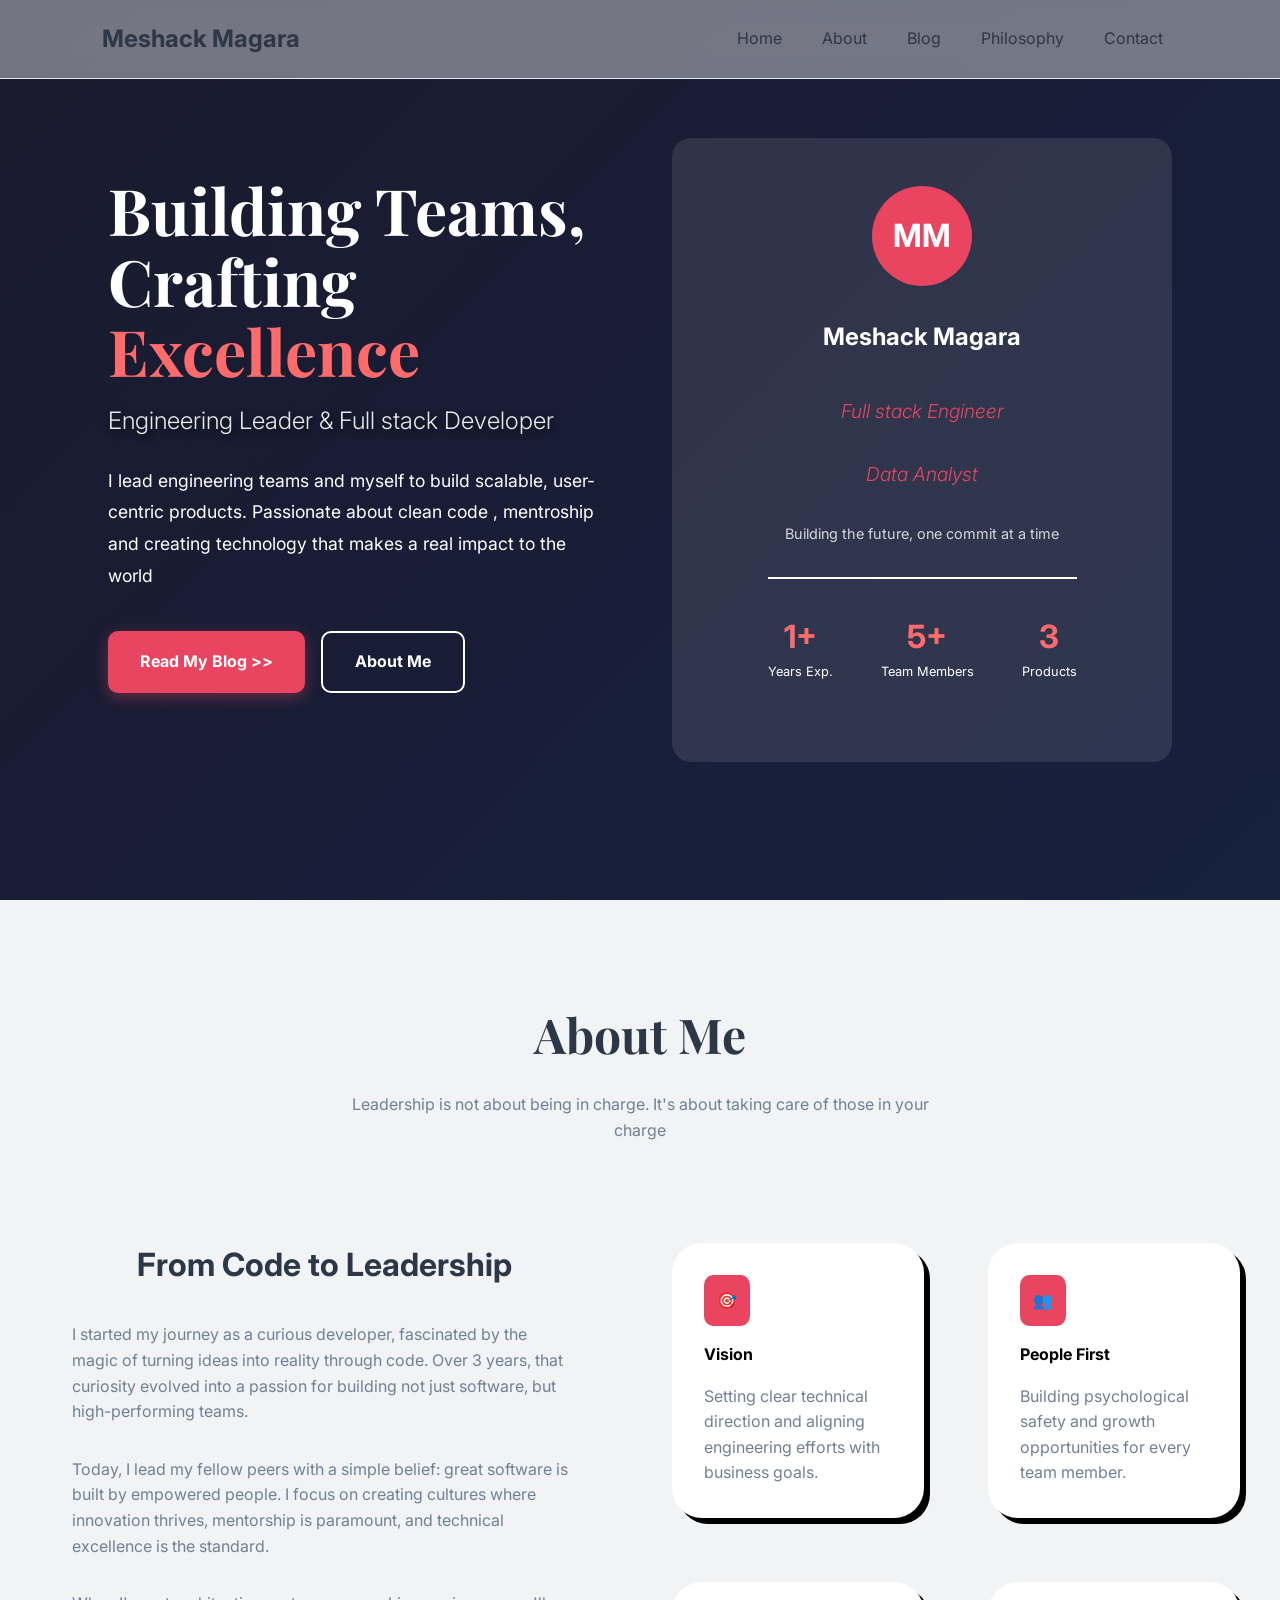
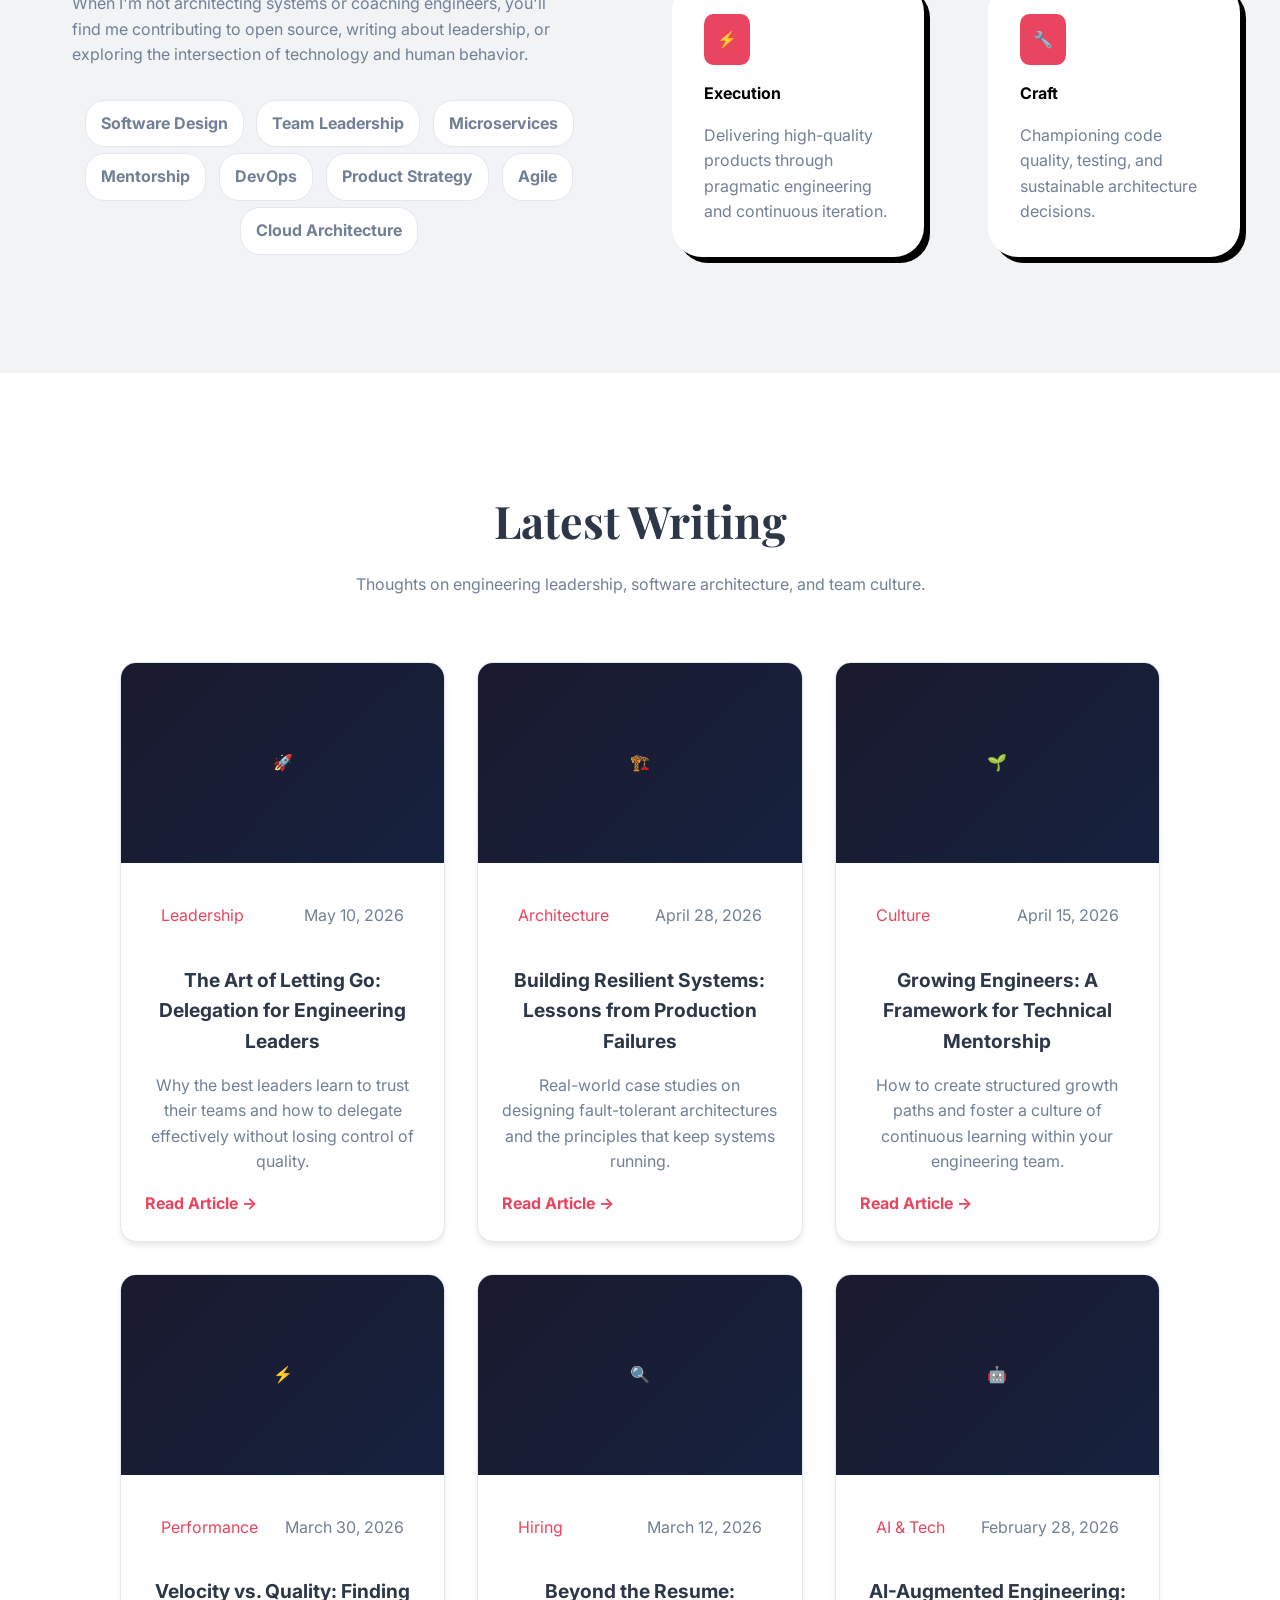
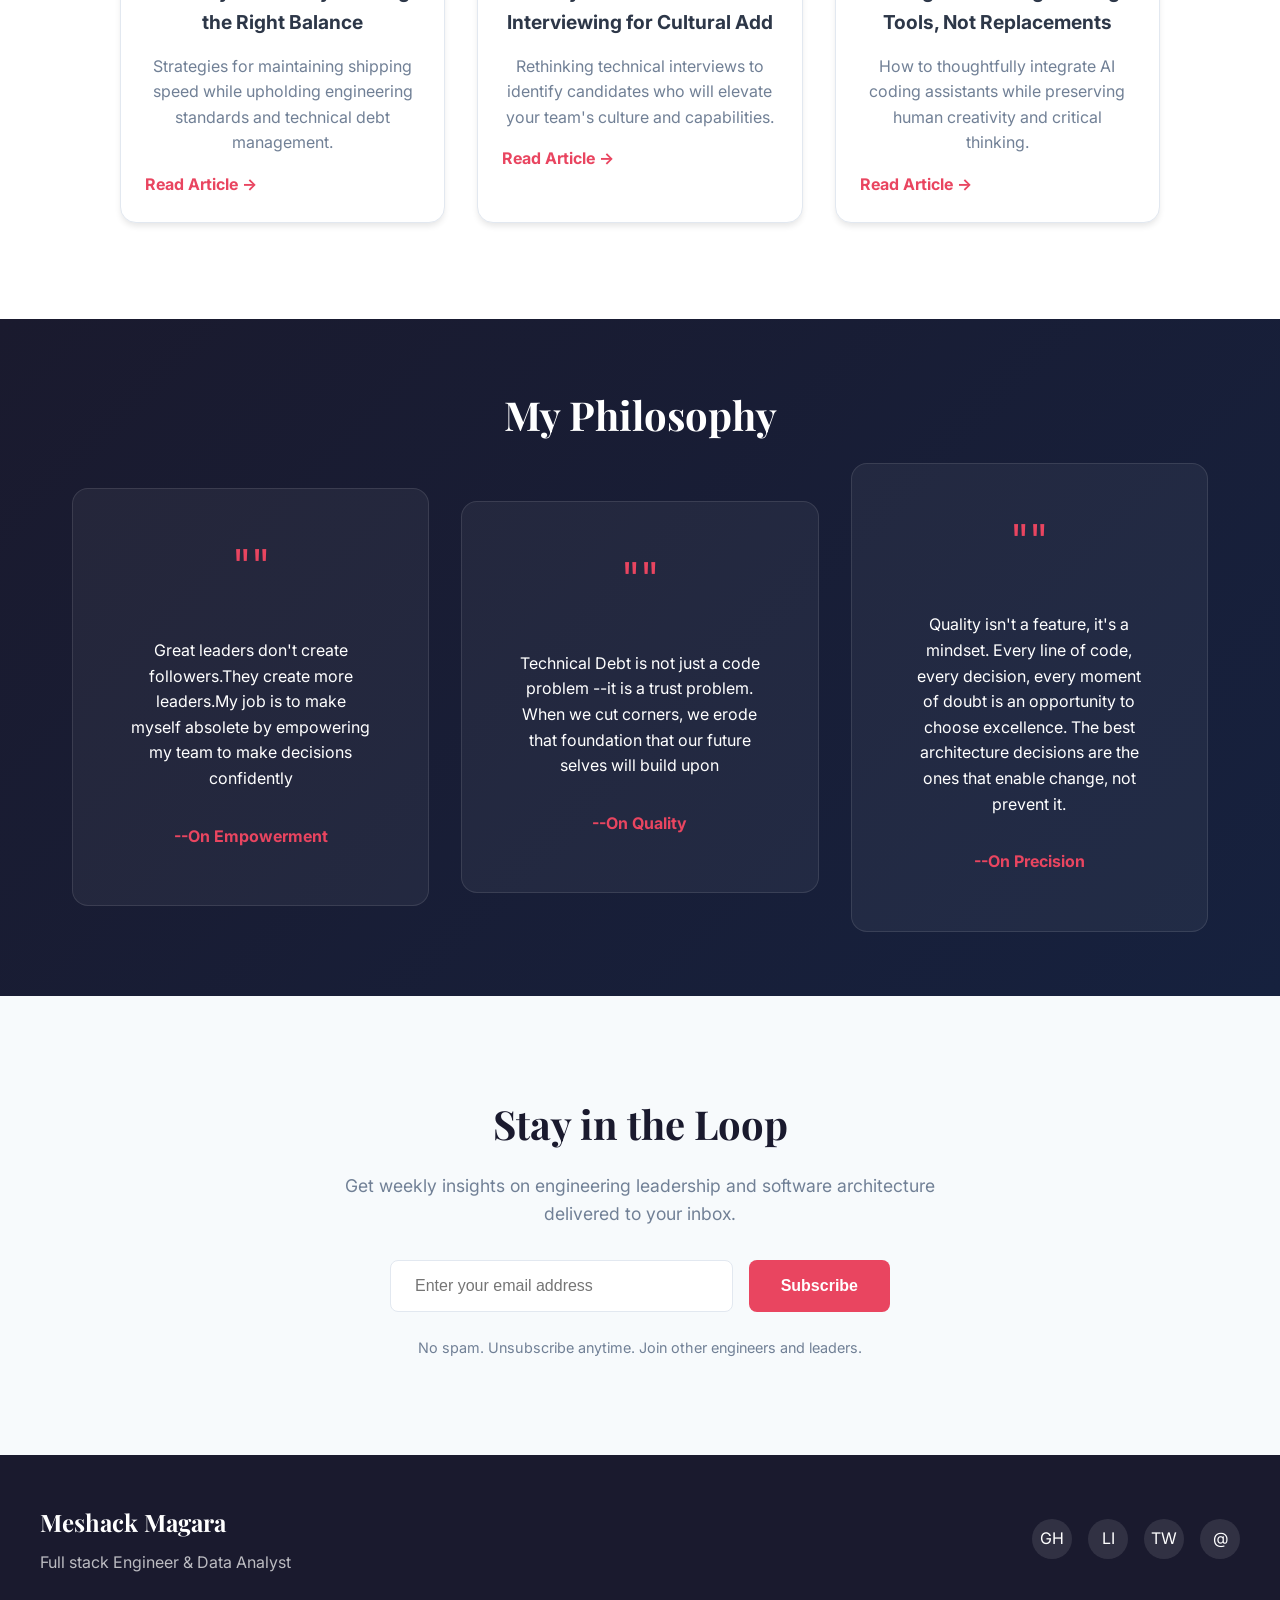
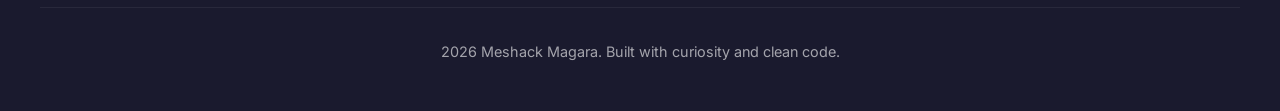
<file: index.html>
<!doctype html>
<html lang="en">
  <head>
    <meta charset="UTF-8" />
    <meta name="viewport" content="width=device-width, initial-scale=1.0" />
    <title>My Blog Post</title>
    <link rel="stylesheet" href="main.css" />
    <link
      href="https://fonts.googleapis.com/css2?family=Inter:wght@300;400;500;600;700&family=Playfair+Display:wght@600;700&display=swap"
      rel="stylesheet"
    />
  </head>
  <body>
    <!--Navigation section-->
    <nav>
      <div class="nav-bar">
        <h2 class="name">Meshack Magara</h2>
        <div class="nav-items">
          <a href="#home" class="nav-link"> Home </a>
          <a href="#about" class="nav-link">About</a>
          <a href="#blog" class="nav-link">Blog</a>
          <a href="#philosophy" class="nav-link">Philosophy</a>
          <a href="#contact" class="nav-link">Contact</a>
        </div>
      </div>
    </nav>

    <!--Hero section-->
    <section class="hero-section" id="home">
      <div class="hero-container">
        <!--first child-->
        <div class="item one">
          <h1>
            Building Teams, <br />
            Crafting <br />
            <span class="excellence">Excellence</span>
          </h1>
          <p class="highlight">Engineering Leader & Full stack Developer</p>
          <p class="description">
            I lead engineering teams and myself to build scalable, user- centric
            products. Passionate about clean code , mentroship and creating
            technology that makes a real impact to the world
          </p>
          <div class="btns">
            <a href="#home" class="btn my-blog-btn">Read My Blog >></a>
            <a href="#hero-section" class="btn about-btn">About Me</a>
          </div>
        </div>

        <!--second child-->
        <div class="item two">
          <div class="profile-card">
            <div class="profile-avatar">MM</div>
            <h3>Meshack Magara</h3>
            <p class="role">Full stack Engineer</p>
            <p class="role">Data Analyst</p>
            <p style="opacity: 0.8; font-size: 0.9rem">
              Building the future, one commit at a time
            </p>
            <div class="stats">
              <div class="stat-item">
                <h4>1+</h4>
                <p>Years Exp.</p>
              </div>
              <div class="stat-item">
                <h4>5+</h4>
                <p>Team Members</p>
              </div>
              <div class="stat-item">
                <h4>3</h4>
                <p>Products</p>
              </div>
            </div>
          </div>
        </div>
      </div>
    </section>

    <!--About section-->
    <section class="About-section" id="about">
      <div class="about-container">
        <div class="about-header">
          <h2>About Me</h2>
          <p>
            Leadership is not about being in charge. It's about taking care of
            those in your charge
          </p>
        </div>
        <div class="about-grid">
          <!--about content-->
          <div class="about-content">
            <h3>From Code to Leadership</h3>
            <p>
              I started my journey as a curious developer, fascinated by the
              magic of turning ideas into reality through code. Over 3 years,
              that curiosity evolved into a passion for building not just
              software, but high-performing teams.
            </p>
            <p>
              Today, I lead my fellow peers with a simple belief: great software
              is built by empowered people. I focus on creating cultures where
              innovation thrives, mentorship is paramount, and technical
              excellence is the standard.
            </p>
            <p>
              When I'm not architecting systems or coaching engineers, you'll
              find me contributing to open source, writing about leadership, or
              exploring the intersection of technology and human behavior.
            </p>

            <div class="skills">
              <span class="skill-tag">Software Design</span>
              <span class="skill-tag">Team Leadership</span>
              <span class="skill-tag">Microservices</span>
              <span class="skill-tag">Mentorship</span>
              <span class="skill-tag">DevOps</span>
              <span class="skill-tag">Product Strategy</span>
              <span class="skill-tag">Agile</span>
              <span class="skill-tag">Cloud Architecture</span>
            </div>
          </div>

          <!--about visuals-->
          <div class="about-visual">
            <div class="info-card">
              <div class="icon">🎯</div>
              <h4 class="vision">Vision</h4>
              <p>
                Setting clear technical direction and aligning engineering
                efforts with business goals.
              </p>
            </div>
            <div class="info-card">
              <div class="icon">👥</div>
              <h4 class="vision">People First</h4>
              <p>
                Building psychological safety and growth opportunities for every
                team member.
              </p>
            </div>
            <div class="info-card">
              <div class="icon">⚡</div>
              <h4 class="vision">Execution</h4>
              <p>
                Delivering high-quality products through pragmatic engineering
                and continuous iteration.
              </p>
            </div>
            <div class="info-card">
              <div class="icon">🔧</div>
              <h4 class="vision">Craft</h4>
              <p>
                Championing code quality, testing, and sustainable architecture
                decisions.
              </p>
            </div>
          </div>
        </div>
      </div>
    </section>

    <!--blog section-->
    <section class="blog-section" id="blog">
      <div class="blog-container">
        <!--blog header-->
        <div class="blog-header">
          <h2 class="blog-title">Latest Writing</h2>
          <p class="blog-description">
            Thoughts on engineering leadership, software architecture, and team
            culture.
          </p>
        </div>

        <!--blog grid-->
        <div class="blog-grid">
          <div class="blog-card">
            <div class="blog-image">🚀</div>
            <div class="blog-content">
              <div class="blog-meta">
                <span class="blog-category">Leadership</span>
                <span>May 10, 2026</span>
              </div>
              <h3>The Art of Letting Go: Delegation for Engineering Leaders</h3>
              <p>
                Why the best leaders learn to trust their teams and how to
                delegate effectively without losing control of quality.
              </p>
              <a href="#" class="read-more">Read Article →</a>
            </div>
          </div>
          <div class="blog-card">
            <div class="blog-image">🏗️</div>
            <div class="blog-content">
              <div class="blog-meta">
                <span class="blog-category">Architecture</span>
                <span>April 28, 2026</span>
              </div>
              <h3>
                Building Resilient Systems: Lessons from Production Failures
              </h3>
              <p>
                Real-world case studies on designing fault-tolerant
                architectures and the principles that keep systems running.
              </p>
              <a href="#" class="read-more">Read Article →</a>
            </div>
          </div>
          <div class="blog-card">
            <div class="blog-image">🌱</div>
            <div class="blog-content">
              <div class="blog-meta">
                <span class="blog-category">Culture</span>
                <span>April 15, 2026</span>
              </div>
              <h3>Growing Engineers: A Framework for Technical Mentorship</h3>
              <p>
                How to create structured growth paths and foster a culture of
                continuous learning within your engineering team.
              </p>
              <a href="#" class="read-more">Read Article →</a>
            </div>
          </div>
          <div class="blog-card">
            <div class="blog-image">⚡</div>
            <div class="blog-content">
              <div class="blog-meta">
                <span class="blog-category">Performance</span>
                <span>March 30, 2026</span>
              </div>
              <h3>Velocity vs. Quality: Finding the Right Balance</h3>
              <p>
                Strategies for maintaining shipping speed while upholding
                engineering standards and technical debt management.
              </p>
              <a href="#" class="read-more">Read Article →</a>
            </div>
          </div>
          <div class="blog-card">
            <div class="blog-image">🔍</div>
            <div class="blog-content">
              <div class="blog-meta">
                <span class="blog-category">Hiring</span>
                <span>March 12, 2026</span>
              </div>
              <h3>Beyond the Resume: Interviewing for Cultural Add</h3>
              <p>
                Rethinking technical interviews to identify candidates who will
                elevate your team's culture and capabilities.
              </p>
              <a href="#" class="read-more">Read Article →</a>
            </div>
          </div>
          <div class="blog-card">
            <div class="blog-image">🤖</div>
            <div class="blog-content">
              <div class="blog-meta">
                <span class="blog-category">AI & Tech</span>
                <span>February 28, 2026</span>
              </div>
              <h3>AI-Augmented Engineering: Tools, Not Replacements</h3>
              <p>
                How to thoughtfully integrate AI coding assistants while
                preserving human creativity and critical thinking.
              </p>
              <a href="#" class="read-more">Read Article →</a>
            </div>
          </div>
        </div>
      </div>
    </section>

    <!--philosophy section-->
    <section class="philosophy" id="philosophy">
      <div class="container section-container">
        <h2 class="philosophy-header">My Philosophy</h2>
        <div class="philosophy-cards">
          <div class="philosophy-card">
            <div class="quote">""</div>
            <p class="philosophy-description">
              Great leaders don't create followers.They create more leaders.My
              job is to make myself absolete by empowering my team to make
              decisions confidently
            </p>
            <p class="tip">--On Empowerment</p>
          </div>
          <div class="philosophy-card">
            <div class="quote">""</div>
            <p class="philosophy-description">
              Technical Debt is not just a code problem --it is a trust problem.
              When we cut corners, we erode that foundation that our future
              selves will build upon
            </p>
            <p class="tip">--On Quality</p>
          </div>
          <div class="philosophy-card">
            <div class="quote">""</div>
            <p class="philosophy-description">
              Quality isn't a feature, it's a mindset. Every line of code, every
              decision, every moment of doubt is an opportunity to choose
              excellence. The best architecture decisions are the ones that
              enable change, not prevent it.
            </p>
            <p class="tip">--On Precision</p>
          </div>
        </div>
      </div>
    </section>

    <!--Contact section-->
    <section class="newsletter" id="contact">
      <div class="container contact-container">
        <div class="newsletter-header">
          <h2>Stay in the Loop</h2>
          <p>
            Get weekly insights on engineering leadership and software
            architecture delivered to your inbox.
          </p>
        </div>
        <form class="newsletter-form">
          <input type="email" placeholder="Enter your email address" required />
          <button type="submit">Subscribe</button>
        </form>
        <p class="newsletter-note">
          No spam. Unsubscribe anytime. Join other engineers and leaders.
        </p>
      </div>
    </section>

    <footer>
      <div class="footer-content">
        <div class="footer-brand">
          <h3>Meshack Magara</h3>
          <p>Full stack Engineer & Data Analyst</p>
        </div>
        <div class="social-links">
          <a href="#" title="GitHub">GH</a>
          <a href="#" title="LinkedIn">LI</a>
          <a href="#" title="Twitter">TW</a>
          <a href="#" title="Email">@</a>
        </div>
      </div>
      <div class="footer-bottom">
        <p>2026 Meshack Magara. Built with curiosity and clean code.</p>
      </div>
    </footer>
  </body>
</html>
</file>
<file: main.css>
* {
  margin: 0;
  padding: 0;
  box-sizing: border-box;
}

:root {
  --primary: #1a1a2e;
  --secondary: #16213e;
  --accent: #e94560;
  --accent-light: #ff6b6b;
  --text: #2d3748;
  --text-light: #718096;
  --bg: #ffffff;
  --bg-alt: #f7fafc;
  --border: #e2e8f0;
  --shadow: 0 4px 6px -1px rgba(0, 0, 0, 0.1);
  --shadow-lg: 0 20px 25px -5px rgba(0, 0, 0, 0.1);
}

html {
  scroll-behavior: smooth;
}

body {
  font-family:
    "Inter",
    -apple-system,
    BlinkMacSystemFont,
    sans-serif;
  color: var(--text);
  line-height: 1.6;
  background: var(--bg);
  overflow-x: hidden;
}

img,
video {
  display: block;
  max-width: 100%;
}

.section-container {
  animation: scrolling 6s ease-in-out;
  animation-timeline: view();
  animation-range: entry 0% cover 50%;
}
@keyframes scrolling {
  from {
    opacity: 0;
    transform: scale(0) translateX(-100%);
  }
  to {
    opacity: 1;
    transform: scale(1) translateX(0);
  }
}

/* Navigation section*/
nav {
  position: fixed;
  top: 0;
  width: 100vw;
  background: rgba(255, 255, 255, 0.4);
  backdrop-filter: blur(10px);
  z-index: 1000;
  border-bottom: 1px solid var(--border);
  padding: 1rem 0;
}

.name {
  margin-left: 30px;
  font-style: normal;
  font-weight: bold;
}

.nav-bar {
  max-width: 1200px;
  margin: 0 auto;
  padding: 0 2rem;
  display: flex;
  flex-wrap: wrap;
  justify-content: space-between;
  align-items: center;
  animation: fadein 1.5s ease-in-out;
}

@keyframes fadein {
  from {
    transform: translateY(-100%);
    opacity: 0;
  }
  to {
    transform: translateY(0);
    opacity: 1;
  }
}
.nav-items {
  margin-right: 30px;
  display: flex;
  flex-wrap: wrap;
  align-items: center;
  justify-content: space-around;
  gap: 10px;
}

.nav-link {
  padding: 10px 15px;
  text-decoration: none;
  color: var(--text);
  position: relative;
}
.nav-link::after {
  content: "";
  position: absolute;
  bottom: 0;
  left: 0;
  width: 0;
  height: 2px;
  background-color: greenyellow;
  transition: width 0.3s ease;
}
.nav-link:hover::after {
  width: 100%;
}

/*hero-section*/
.hero-section {
  min-height: 100vh;
  display: flex;
  align-items: center;
  background: linear-gradient(135deg, var(--primary) 0%, var(--secondary) 100%);
  color: white;
  position: relative;
  overflow: hidden;
}
.hero-container {
  max-width: 1200px;
  margin: 0 auto;
  padding: 0 3rem;
  display: grid;
  grid-template-columns: 1fr 1fr;
  gap: 4rem;
  align-items: center;
  position: relative;
  z-index: 1;
}
.hero-container h1 {
  font-family: "Playfair Display", serif;
  font-size: 4rem;
  font-weight: 700;
  margin-bottom: 1rem;
  line-height: 1.1;
}

.excellence {
  color: var(--accent-light);
}

.item .highlight {
  font-size: 1.5rem;
  font-weight: 300;
  margin-bottom: 1.5rem;
  text-shadow: 3px 3px 10px black;
  opacity: 0.9;
}

.item .description {
  line-height: 1.8;
  max-width: 500px;
  font-size: 1.1rem;
  margin-bottom: 2.5rem;
}
.btns {
  display: flex;
  gap: 1rem;
  margin-bottom: 2rem;
}

.one {
  animation: slide-in 2s ease-in;
}

@keyframes slide-in {
  from {
    opacity: 0;
    transform: translateX(-100px);
  }
  to {
    opacity: 1;
    transform: translateX(0);
  }
}

.two {
  /* animation: slidefromright 2s ease-in;
  animation-range: 0% cover 100%; */
}

@keyframes slidefromright {
  from {
    opacity: 0;
    transform: translateX(100px);
  }
  to {
    opacity: 1;
    transform: translateX(0);
  }
}
.btn {
  display: inline-flex;
  align-items: center;
  padding: 1rem 2rem;
  font-size: 1rem;
  border-radius: 10px;
  font-weight: bold;
  text-decoration: none;
  gap: 0.5rem;
  transition: all 0.3s;
}

.my-blog-btn {
  background: var(--accent);
  color: white;
  box-shadow: 0 4px 15px rgba(233, 69, 96, 0.4);
}

.my-blog-btn:hover {
  background: var(--accent-light);
  transform: translateY(-2px);
  box-shadow: 0 6px 20px rgba(233, 69, 96, 0.5);
}

.about-btn {
  color: white;
  border: 2px solid white;
}
.about-btn:hover {
  background: var(--text-light);
}

.profile-card {
  display: flex;
  flex-direction: column;
  gap: 2rem;
  background: rgba(255, 255, 255, 0.1);
  border-radius: 1.2rem;
  align-items: center;
  justify-content: space-around;
  padding: 3rem;
}

.profile-avatar {
  background: var(--accent);
  width: 100px;
  height: 100px;
  display: flex;
  align-items: center;
  justify-content: center;
  border-radius: 50%;
  font-size: 2rem;
  font-weight: bold;
}

.profile-card h3 {
  font-weight: 2rem;
  font-size: 1.5rem;
  margin-bottom: 0.5rem;
}

.role {
  font-style: italic;
  font-size: 1.2rem;
  font-weight: 300;
  color: var(--accent);
}

.stats {
  display: flex;
  gap: 3rem;
  justify-content: center;
  border-top: 2px solid white;
  padding: 2rem 0;
}

.stat-item {
  display: flex;
  flex-direction: column;
  justify-content: center;
  align-items: center;
}
.stat-item h4 {
  font-weight: bold;
  font-size: 2rem;
  color: var(--accent-light);
}
.stat-item p {
  font-size: 0.8rem;
}

section {
  padding: 6rem 0;
}

/*About section*/
.About-section {
  background-color: rgb(241, 243, 245);
}
.about-container {
  display: flex;
  flex-direction: column;
  align-items: center;
  gap: 3rem;
  max-width: 1200px;
  margin: 0 auto;
  animation: comeside 5s ease;
  /* animation-timeline: view();
  animation-range: entry 0% cover 50%; */
}

@keyframes comeside {
  from {
    transform: translateX(-50%);
    opacity: 0;
  }
  to {
    transform: translateX(0);
    opacity: 1;
  }
}
.about-header {
  text-align: center;
  display: flex;
  flex-direction: column;
  justify-content: center;
  align-items: center;
  gap: 1.2rem;
  margin-bottom: 2rem;
}

.about-header h2 {
  font-family: "Playfair Display", serif;
  font-size: 3rem;
  font-weight: bolder;
  color: var(--text);
}
.about-header p {
  max-width: 600px;
  color: var(--text-light);
}

.about-grid {
  display: grid;
  grid-template-columns: 1fr 1fr;
  gap: 4rem;
  align-items: center;
}

.about-content {
  display: flex;
  flex-direction: column;
  align-items: center;
  gap: 2rem;
  padding: 1rem 2rem;
}

.about-content h3 {
  color: var(--text);
  font-weight: bold;
  font-size: 2rem;
}
.about-content {
  color: var(--text-light);
}

.skills {
  display: inline-flex;
  justify-content: space-evenly;
  flex-wrap: wrap;
}
.skill-tag {
  border: 1px solid var(--border);
  border-radius: 20px;
  background-color: white;
  font-weight: bold;
  padding: 10px 15px;
  margin-left: 10px;
  margin-bottom: 6px;
}

.skill-tag:hover {
  background: var(--accent);
  color: white;
  transform: translateY(-5px);
  transition: all 0.3s ease;
}

.about-visual {
  display: grid;
  align-items: center;
  gap: 4rem;
  grid-template-columns: 1fr 1fr;
}

.info-card {
  background-color: white;
  padding: 2rem;
  color: var(--text-light);
  border-radius: 30px;
  box-shadow: 6px 6px black;
}
.info-card:hover {
  transform: translateY(-10px);
  box-shadow: 8px 8px black;
  transition: all 0.3s ease;
}

.icon {
  background-color: var(--accent);
  display: inline-flex;
  align-items: center;
  justify-content: center;
  padding: 0.8rem;
  border-radius: 20%;
  margin-bottom: 1rem;
}

.vision {
  font-weight: bold;
  color: black;
  margin-bottom: 1rem;
}

/* blog section*/

.blog-section {
  display: flex;
  align-items: center;
  justify-content: center;
  width: 100vw;
  max-width: 1200px;
  margin: 0 auto;
  text-align: center;
}

.blog-container {
  padding: 0 3rem;
  margin: 0 auto;
  width: 100%;
  display: flex;
  flex-direction: column;
  gap: 3rem;
  position: relative;
  animation: slideleft 5s ease;
  animation-fill-mode: backwards;
  /* animation-timeline: view();
  animation-range: entry 0% cover 50%;
} */
}

@keyframes slideleft {
  from {
    transform: translateX(70%);
    opacity: 0;
  }
  to {
    transform: translateX(0);
    opacity: 1;
  }
}

.blog-header {
  padding: 1rem 0;
  display: flex;
  flex-direction: column;
  align-items: center;
  justify-content: center;
  gap: 1rem;
}

.blog-title {
  font-weight: bolder;
  font-family: "Playfair Display", serif;
  font-size: 2.8rem;
}
.blog-description {
  color: var(--text-light);
  max-width: 600px;
}

.blog-grid {
  display: grid;
  grid-template-columns: repeat(auto-fit, minmax(320px, 1fr));
  max-width: 1200px;
  gap: 2rem;
  margin: 0 auto;
  padding: 0 2rem;
}

.blog-card:hover {
  transform: translateY(-10px);
  box-shadow: 10px 10px 15px #333;
  transition: all 0.4s ease;
}
.blog-card {
  border: 2px solid blue;
  background: white;
  border-radius: 16px;
  overflow: hidden;
  display: flex;
  flex-direction: column;
  box-shadow: var(--shadow);
  gap: 1rem;
  border: 1px solid var(--border);
  transition: all 0.3s;
}

.blog-img,
.blog-image {
  height: 200px;
  background: linear-gradient(135deg, var(--primary), var(--secondary));
  display: flex;
  justify-content: center;
  align-items: center;
}
.blog-content {
  padding: 1.5rem;
  color: var(--text-light);
  display: flex;
  flex-direction: column;
  gap: 1rem;
}

.blog-content h3 {
  color: var(--text);
  font-weight: bold;
  font-size: 1.2rem;
}

.blog-meta {
  display: flex;
  justify-content: space-between;
  margin: 0 1rem;
  margin-bottom: 20px;
  color: var(--text-light);
}

.blog-category {
  color: var(--accent);
}

.read-more {
  display: inline-flex;
  justify-content: start;
  color: var(--accent);
  text-decoration: none;
  font-weight: bold;
  text-align: start;
}

/*philosophy section*/
.philosophy {
  padding: 4rem 2rem;
  background: linear-gradient(135deg, var(--primary), var(--secondary));
  color: white;
  text-align: center;
}
.philosophy h2 {
  font-size: 2.5rem;
  margin-bottom: 1rem;
  font-family: "Playfair Display", serif;
}
.philosophy-cards {
  display: grid;
  max-width: 1200px;
  grid-template-columns: repeat(auto-fit, minmax(300px, 1fr));
  gap: 2rem;
  margin: 0 auto;
  justify-content: center;
  align-items: center;
}
.philosophy-card {
  padding: 2.5rem;
  justify-content: center;
  align-items: center;
  display: flex;
  flex-direction: column;
  gap: 1rem;
  background: rgba(255, 255, 255, 0.05);
  border: 1px solid rgba(255, 255, 255, 0.1);
  border-radius: 16px;
  padding: 2.5rem;
  transition: all 0.3s;
}
.philosophy-card:hover {
  transform: translateY(-10px);
  box-shadow: 0 10px 20px rgba(0, 0, 0, 0.1);
  transition: all 0.4s ease;
}

.philosophy-card p {
  max-width: 240px;
}

.quote {
  font-size: 3rem;
  color: var(--accent);
  margin-bottom: 1rem;
}

.tip {
  margin: 1rem;
  color: var(--accent);
  font-weight: bold;
}

.container {
  max-width: 1200px;
  margin: 0 auto;
  padding: 0 2rem;
}

/* contact section */
.newsletter {
  background: var(--bg-alt);
  text-align: center;
}

.newsletter-header {
  margin-bottom: 2rem;
}

.newsletter-header h2 {
  color: var(--primary);
  font-family: "Playfair Display", serif;
  font-size: 2.5rem;
  margin-bottom: 1rem;
}

.newsletter-header p {
  color: var(--text-light);
  font-size: 1.1rem;
  max-width: 600px;
  margin: 0 auto;
}

.newsletter-form {
  display: flex;
  max-width: 500px;
  margin: 0 auto;
  gap: 1rem;
}

.newsletter-form input {
  flex: 1;
  padding: 1rem 1.5rem;
  border: 1px solid var(--border);
  border-radius: 8px;
  font-size: 1rem;
  outline: none;
  transition: border-color 0.3s;
}

.newsletter-form input:focus {
  border-color: var(--accent);
}

.newsletter-form button {
  background: var(--accent);
  color: white;
  border: none;
  border-radius: 8px;
  cursor: pointer;
  font-size: 1rem;
  font-weight: 600;
  padding: 1rem 2rem;
  transition: all 0.3s;
}

.newsletter-form button:hover {
  background: var(--accent-light);
  transform: translateY(-2px);
}

.newsletter-note {
  color: var(--text-light);
  font-size: 0.9rem;
  margin-top: 1.5rem;
}

footer {
  background: var(--primary);
  color: white;
  padding: 3rem 2rem;
}

.footer-content {
  align-items: center;
  display: flex;
  justify-content: space-between;
  margin: 0 auto;
  max-width: 1200px;
}

.footer-brand h3 {
  font-family: "Playfair Display", serif;
  font-size: 1.5rem;
  margin-bottom: 0.5rem;
}

.footer-brand p {
  opacity: 0.7;
}

.social-links {
  display: flex;
  gap: 1rem;
}

.social-links a {
  align-items: center;
  background: rgba(255, 255, 255, 0.1);
  border-radius: 50%;
  color: white;
  display: flex;
  height: 40px;
  justify-content: center;
  text-decoration: none;
  transition: all 0.3s;
  width: 40px;
}

.social-links a:hover {
  background: var(--accent);
  transform: translateY(-3px);
}

.footer-bottom {
  border-top: 1px solid rgba(255, 255, 255, 0.1);
  font-size: 0.9rem;
  margin: 2rem auto 0;
  max-width: 1200px;
  opacity: 0.6;
  padding-top: 2rem;
  text-align: center;
}

/* responsiveness  */

/* Large desktop screens */
@media (min-width: 1400px) {
  .hero-container,
  .about-container,
  .blog-container,
  .container,
  .footer-content,
  .footer-bottom {
    max-width: 1320px;
  }

  .hero-container h1 {
    font-size: 4.5rem;
  }
}

/* Large tablets and smaller desktops */
@media (max-width: 1200px) {
  .nav-bar,
  .hero-container,
  .about-container,
  .container {
    max-width: 100%;
  }

  .hero-container,
  .blog-container {
    padding-left: 2rem;
    padding-right: 2rem;
  }

  .hero-container h1 {
    font-size: 3.5rem;
  }

  .profile-card {
    padding: 2.5rem;
  }

  .about-grid,
  .about-visual {
    gap: 2.5rem;
  }
}

/* Tablets and small laptops */
@media (max-width: 992px) {
  nav {
    padding: 0.8rem 0;
  }

  .nav-bar {
    gap: 1rem;
    padding: 0 1.5rem;
  }

  .name {
    margin-left: 0;
  }

  .nav-items {
    margin-right: 0;
    gap: 0.25rem;
    justify-content: center;
  }

  .nav-link {
    padding: 0.6rem 0.7rem;
  }

  .hero-section {
    min-height: auto;
    padding: 8rem 0 5rem;
  }

  .hero-container {
    grid-template-columns: 1fr;
    max-width: 760px;
    text-align: center;
  }

  .item .description {
    margin-left: auto;
    margin-right: auto;
  }

  .btns {
    justify-content: center;
  }

  .profile-card {
    margin: 0 auto;
    max-width: 620px;
  }

  .stats {
    flex-wrap: wrap;
    padding: 0;
  }

  .about-grid {
    grid-template-columns: 1fr;
    padding: 0 2rem;
  }

  .about-content {
    padding: 0;
    text-align: center;
  }

  .skills {
    gap: 0.5rem;
    justify-content: center;
  }

  .about-visual {
    grid-template-columns: repeat(2, minmax(0, 1fr));
  }

  .blog-grid,
  .philosophy-cards {
    grid-template-columns: repeat(2, minmax(0, 1fr));
  }
}

@media (max-width: 768px) {
  section {
    padding: 4rem 0;
  }

  .hero-container,
  .about-grid {
    grid-template-columns: 1fr;
    text-align: center;
  }

  .hero-container h1 {
    font-size: 2.5rem;
  }

  .item .description,
  .about-header p,
  .blog-description,
  .newsletter-header p {
    max-width: 100%;
  }

  .nav-bar,
  .footer-content {
    align-items: center;
    flex-direction: column;
    gap: 1rem;
  }

  .nav-bar {
    padding: 0 1rem;
  }

  .nav-items {
    justify-content: center;
    margin-right: 0;
    width: 100%;
  }

  .nav-link {
    font-size: 0.95rem;
    padding: 0.45rem 0.6rem;
  }

  .hero-container,
  .blog-container,
  .container {
    padding-left: 1.25rem;
    padding-right: 1.25rem;
  }

  .hero-section {
    padding-top: 9rem;
  }

  .item .highlight {
    font-size: 1.2rem;
  }

  .btns {
    flex-wrap: wrap;
  }

  .profile-card {
    padding: 2rem;
    width: 100%;
  }

  .stats {
    gap: 1.5rem;
  }

  .about-header h2,
  .blog-title,
  .philosophy h2,
  .newsletter-header h2 {
    font-size: 2.2rem;
  }

  .about-visual,
  .blog-grid,
  .philosophy-cards {
    grid-template-columns: 1fr;
  }

  .philosophy-card p {
    max-width: 100%;
  }

  .blog-grid {
    padding: 0;
  }

  .blog-meta {
    align-items: flex-start;
    flex-direction: column;
    gap: 0.25rem;
    margin-left: 0;
    margin-right: 0;
  }

  .newsletter-form {
    flex-direction: column;
    max-width: 100%;
  }
}

.contact-container {
  animation: fadeout 4s ease-in-out;
  animation-timeline: view();
  animation-range: entry 0% cover 50%;
}
@keyframes fadeout {
  from {
    opacity: 0;
  }
  to {
    opacity: 1;
  }
}

/* Large phones */
@media (max-width: 576px) {
  body {
    font-size: 0.95rem;
  }

  .nav-items {
    row-gap: 0.35rem;
  }

  .hero-section {
    padding: 10rem 0 4rem;
  }

  .hero-container {
    gap: 2rem;
    padding-left: 1rem;
    padding-right: 1rem;
  }

  .hero-container h1 {
    font-size: 2.25rem;
  }

  .item .description {
    font-size: 1rem;
  }

  .btns {
    align-items: stretch;
    flex-direction: column;
  }

  .btn {
    justify-content: center;
    padding: 0.9rem 1.25rem;
    width: 100%;
  }

  .profile-card {
    border-radius: 1rem;
    gap: 1.25rem;
    padding: 1.5rem;
  }

  .stats {
    flex-direction: column;
    padding-bottom: 0;
    width: 100%;
  }

  .about-grid,
  .blog-container,
  .container,
  .philosophy {
    padding-left: 1rem;
    padding-right: 1rem;
  }

  .about-header h2,
  .blog-title,
  .philosophy h2,
  .newsletter-header h2 {
    font-size: 2rem;
  }

  .about-content h3 {
    font-size: 1.6rem;
  }

  .skills {
    justify-content: center;
  }

  .skill-tag {
    margin-left: 0;
  }

  .info-card,
  .philosophy-card {
    border-radius: 12px;
    padding: 1.5rem;
  }

  .blog-grid {
    grid-template-columns: minmax(0, 1fr);
  }

  .blog-content {
    padding: 1.25rem;
  }

  .blog-meta {
    margin: 0;
  }

  .newsletter-form button,
  .newsletter-form input {
    width: 100%;
  }

  .footer-content {
    text-align: center;
  }
}

/* Small phones */
@media (max-width: 400px) {
  .nav-bar {
    width: 100%;
  }
  .nav-link {
    font-size: 0.85rem;
    padding: 0.35rem 0.45rem;
  }

  .hero-section {
    padding-top: 11rem;
  }

  .hero-container h1 {
    font-size: 2rem;
  }

  .name {
    font-size: 1.15rem;
    text-align: center;
  }

  .profile-avatar {
    height: 82px;
    width: 82px;
  }

  .about-header h2,
  .blog-title,
  .philosophy h2,
  .newsletter-header h2 {
    font-size: 1.75rem;
  }

  .blog-image {
    height: 160px;
  }

  .social-links {
    flex-wrap: wrap;
    justify-content: center;
  }
}
</file>
